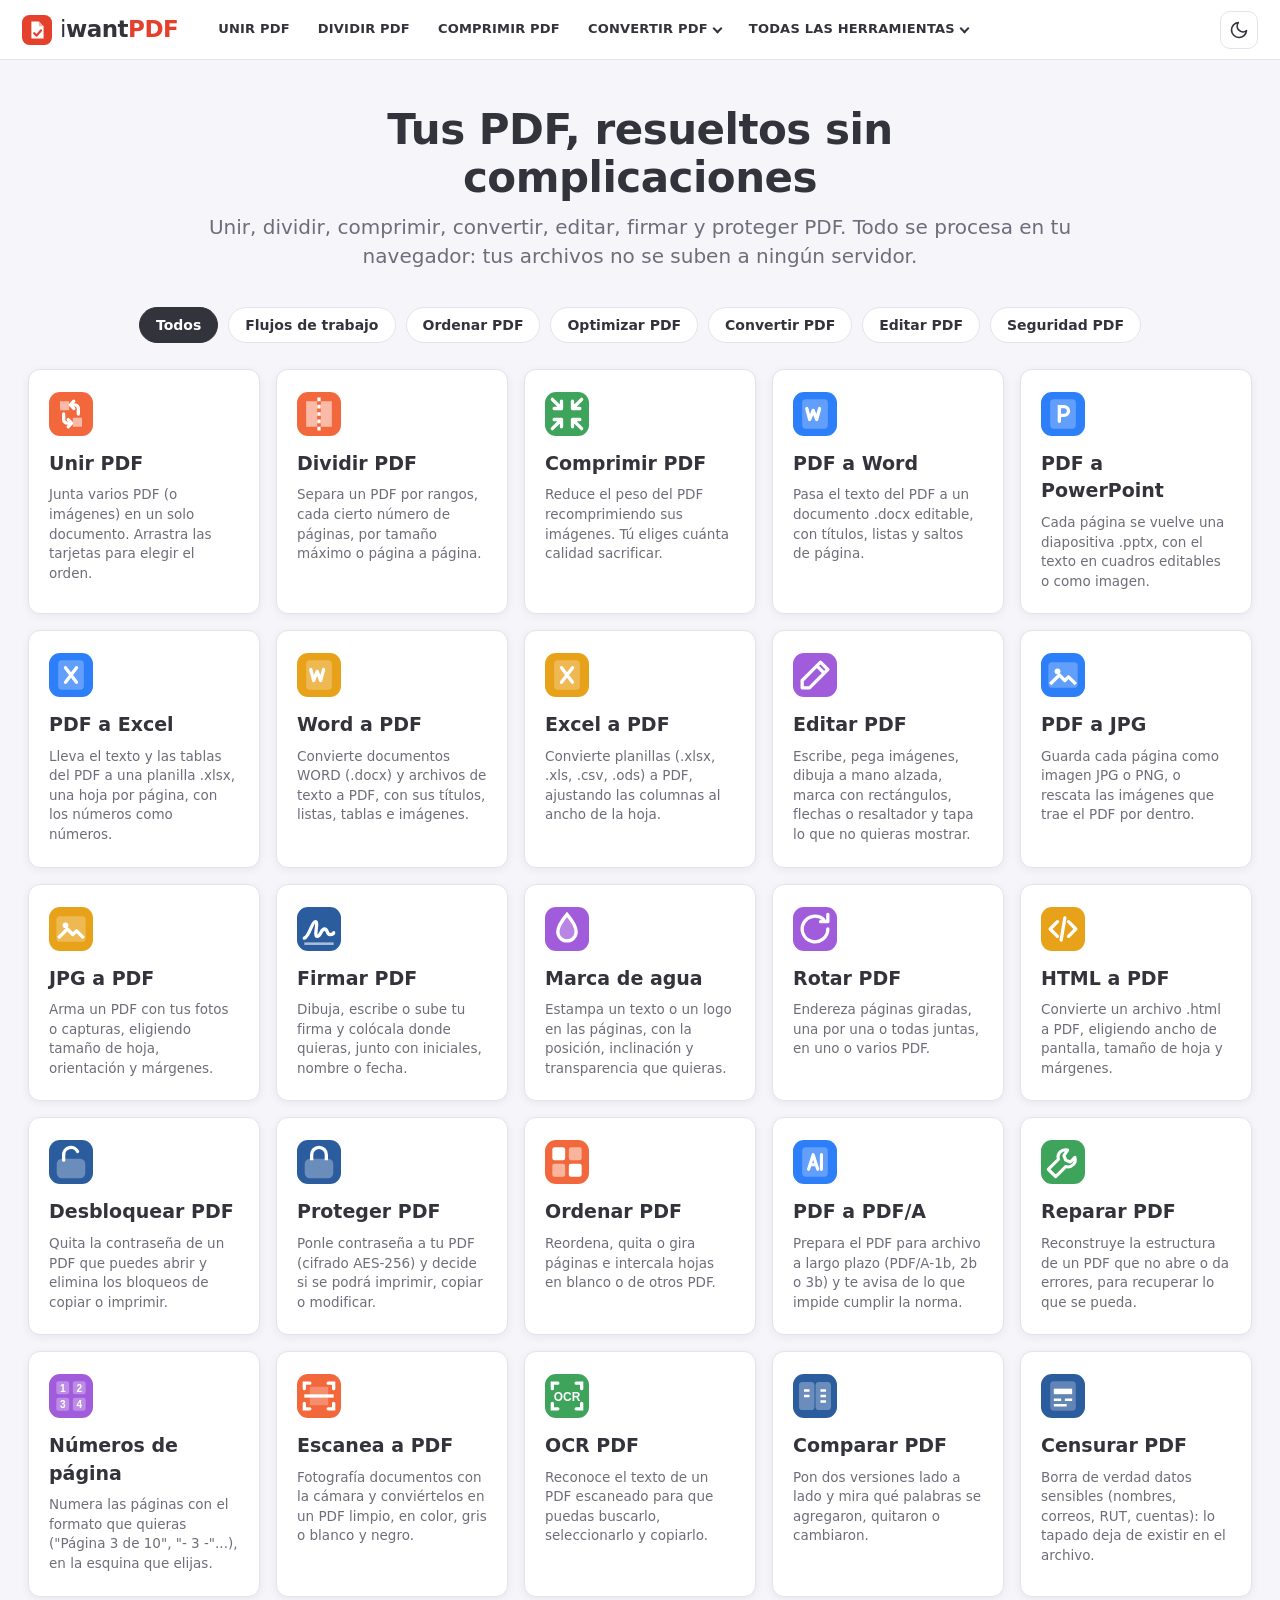
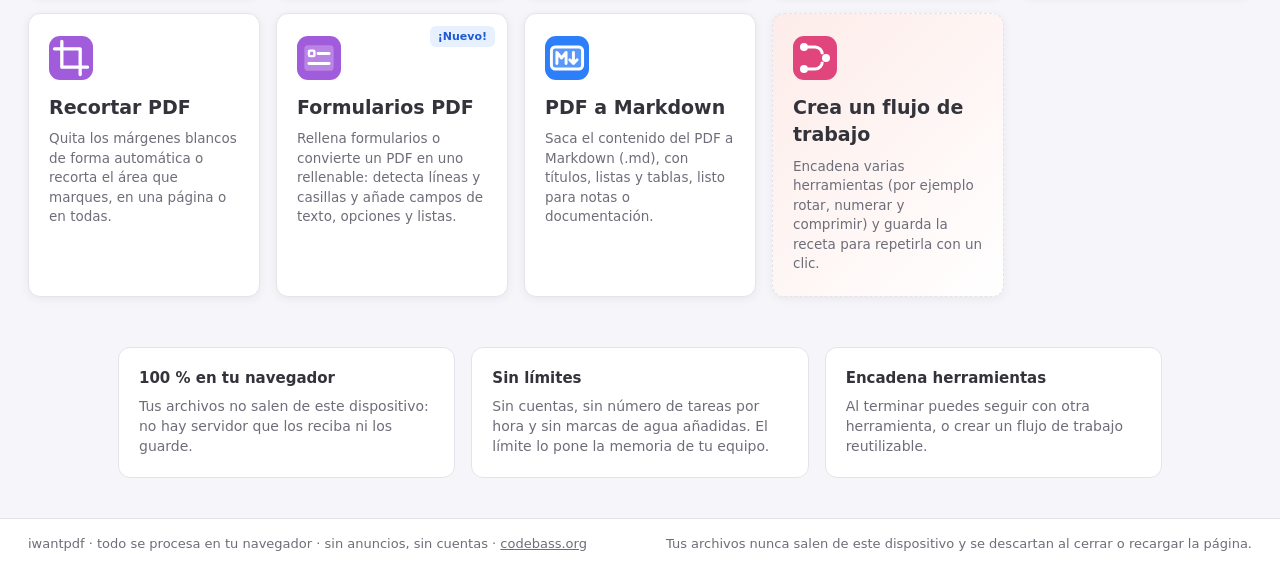
<file: web/index.html>
<!doctype html>
<html lang="es">
<head>
  <meta charset="utf-8">
  <meta name="viewport" content="width=device-width, initial-scale=1">
  <title>iwantpdf | Herramientas PDF en tu navegador</title>
  <meta name="description" content="Unir, dividir, comprimir, convertir, editar, firmar y proteger PDF directamente en el navegador. Tus archivos no se suben a ningún servidor.">
  <link rel="icon" href="static/img/favicon.svg" type="image/svg+xml">
  <link rel="stylesheet" href="static/css/style.css">
</head>
<body>
  <header class="topbar">
    <a class="logo" href="#/" aria-label="iwantpdf, inicio">
      <img src="static/img/favicon.svg" alt="" width="30" height="30">
      <span>i<b>want</b><em>PDF</em></span>
    </a>
    <nav class="mainnav">
      <a href="#/unir-pdf">Unir PDF</a>
      <a href="#/dividir-pdf">Dividir PDF</a>
      <a href="#/comprimir-pdf">Comprimir PDF</a>
      <div class="dd">
        <button class="dd-btn">Convertir PDF <span class="caret"></span></button>
        <div class="dd-menu dd-convert"></div>
      </div>
      <div class="dd">
        <button class="dd-btn">Todas las herramientas <span class="caret"></span></button>
        <div class="dd-menu dd-all"></div>
      </div>
    </nav>
    <div class="topright">
      <button class="iconbtn" id="btnTheme" title="Cambiar tema" aria-label="Cambiar tema">
        <svg width="20" height="20" viewBox="0 0 24 24"><path d="M21 12.8A9 9 0 1 1 11.2 3a7 7 0 0 0 9.8 9.8z" fill="none" stroke="currentColor" stroke-width="2" stroke-linejoin="round"/></svg>
      </button>
      <button class="iconbtn burger" id="btnMenu" aria-label="Menú">
        <svg width="22" height="22" viewBox="0 0 24 24"><path d="M4 6h16M4 12h16M4 18h16" stroke="currentColor" stroke-width="2" stroke-linecap="round"/></svg>
      </button>
    </div>
  </header>

  <main id="app"></main>

  <footer class="foot">
    <span>iwantpdf · todo se procesa en tu navegador · sin anuncios, sin cuentas · <a href="https://codebass.org">codebass.org</a></span>
    <span class="foot-note">Tus archivos nunca salen de este dispositivo y se descartan al cerrar o recargar la página.</span>
  </footer>

  <div id="overlay" class="overlay" hidden>
    <div class="spinner"></div>
    <p id="overlayMsg">Procesando…</p>
  </div>
  <div id="toast" class="toast" hidden></div>
  <dialog id="dlg"></dialog>

  <script src="static/js/engine.js"></script>
  <script src="static/js/tools-pdf.js"></script>
  <script src="static/js/tools-convert.js"></script>
  <script src="static/js/tools.js"></script>
  <script src="static/js/app.js"></script>
  <script src="static/js/editor.js"></script>
  <script src="static/js/extras.js"></script>
</body>
</html>
</file>
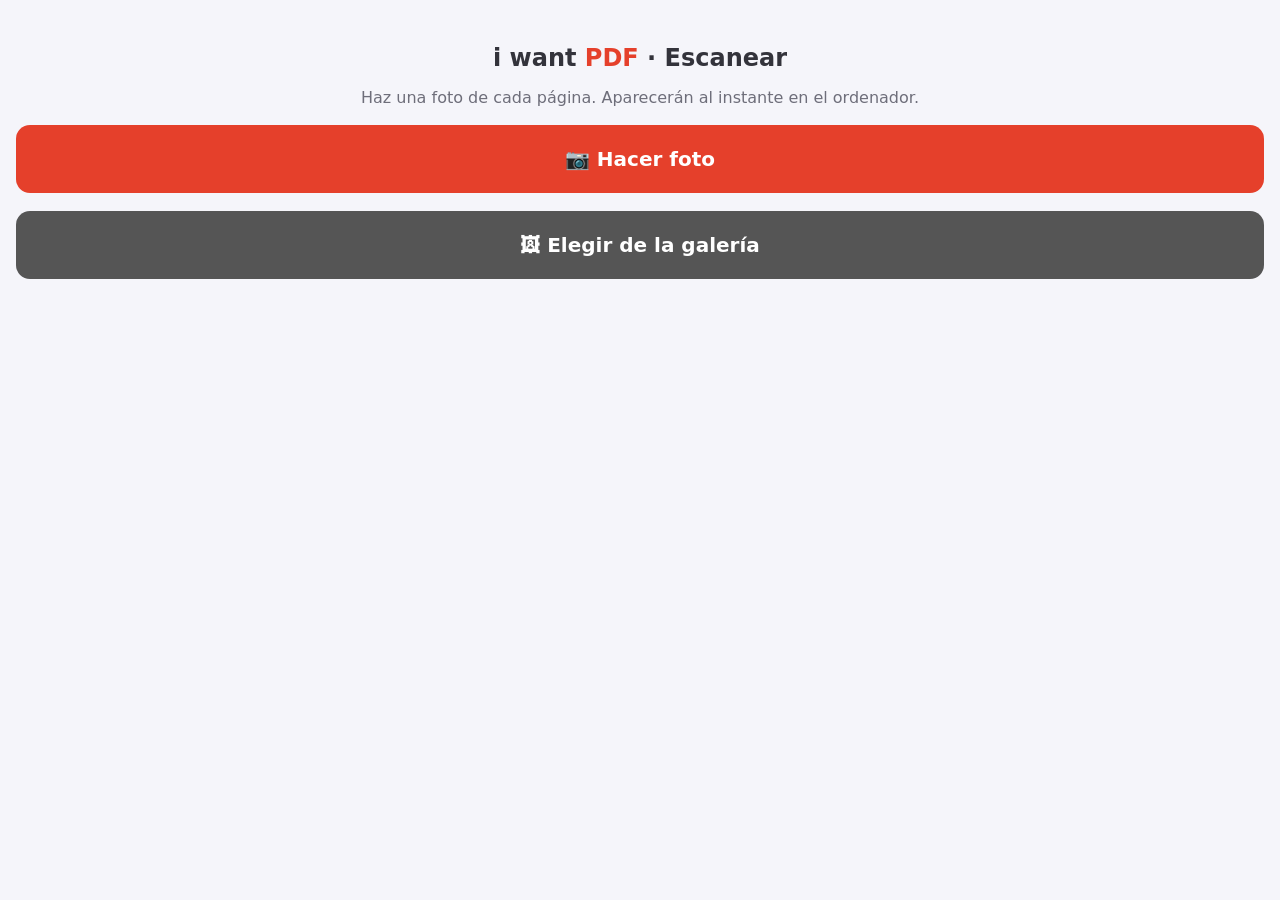
<file: static/movil.html>
<!doctype html>
<html lang="es">
<head>
  <meta charset="utf-8">
  <meta name="viewport" content="width=device-width, initial-scale=1">
  <title>iwantpdf · Escanear</title>
  <style>
    :root { --brand: #E5402B; --bg: #F5F5FA; --text: #33333B; --muted: #6E6E7A; }
    @media (prefers-color-scheme: dark) { :root { --bg: #15151B; --text: #E9E9F0; --muted: #A0A0AE; } }
    body { margin: 0; font-family: system-ui, sans-serif; background: var(--bg); color: var(--text); text-align: center; padding: 28px 16px; }
    h1 { font-size: 24px; } h1 em { color: var(--brand); font-style: normal; }
    label.big { display: block; background: var(--brand); color: #fff; border-radius: 14px; padding: 22px; font-size: 20px; font-weight: 600; margin: 18px 0; }
    input { display: none; }
    p { color: var(--muted); }
    #st { font-weight: 600; min-height: 24px; }
  </style>
</head>
<body>
  <h1>i want <em>PDF</em> · Escanear</h1>
  <p>Haz una foto de cada página. Aparecerán al instante en el ordenador.</p>
  <label class="big">📷 Hacer foto<input id="cam" type="file" accept="image/*" capture="environment"></label>
  <label class="big" style="background:#555">🖼 Elegir de la galería<input id="gal" type="file" accept="image/*" multiple></label>
  <div id="st"></div>
  <script>
    const sid = new URLSearchParams(location.search).get('s');
    let n = 0;
    async function send(files) {
      if (!files.length) return;
      const fd = new FormData();
      [...files].forEach(f => fd.append('files', f, f.name || 'foto.jpg'));
      document.getElementById('st').textContent = 'Enviando…';
      try {
        const r = await fetch('/api/scan/' + sid + '/upload', { method: 'POST', body: fd });
        if (!r.ok) throw new Error();
        n += files.length;
        document.getElementById('st').textContent = `✔ ${n} página(s) enviadas`;
      } catch { document.getElementById('st').textContent = '✖ No se pudo enviar. ¿Sigue abierto iwantpdf en el ordenador?'; }
    }
    document.getElementById('cam').onchange = e => send(e.target.files);
    document.getElementById('gal').onchange = e => send(e.target.files);
  </script>
</body>
</html>
</file>
<file: web/static/css/style.css>
:root {
  --brand: #E5402B; --brand-d: #C8321F; --brand-l: #FDECE9;
  --bg: #F5F5FA; --surface: #FFFFFF; --surface-2: #F0F0F6; --line: #E3E3EC;
  --text: #33333B; --muted: #6E6E7A; --shadow: 0 2px 10px rgba(20, 20, 40, .06); --shadow-h: 0 8px 26px rgba(20, 20, 40, .12);
  --ok: #2E9E5B; --warn: #C98A00; --radius: 12px;
  color-scheme: light;
}
@media (prefers-color-scheme: dark) {
  :root:not([data-theme="light"]) {
    --brand-l: #3A1E1A; --bg: #15151B; --surface: #1F1F27; --surface-2: #272731; --line: #33333F;
    --text: #E9E9F0; --muted: #A0A0AE; --shadow: 0 2px 10px rgba(0, 0, 0, .35); --shadow-h: 0 8px 26px rgba(0, 0, 0, .5);
    color-scheme: dark;
  }
}
:root[data-theme="dark"] {
  --brand-l: #3A1E1A; --bg: #15151B; --surface: #1F1F27; --surface-2: #272731; --line: #33333F;
  --text: #E9E9F0; --muted: #A0A0AE; --shadow: 0 2px 10px rgba(0, 0, 0, .35); --shadow-h: 0 8px 26px rgba(0, 0, 0, .5);
  color-scheme: dark;
}

* { box-sizing: border-box; }
html, body { margin: 0; }
body {
  font-family: "Segoe UI", system-ui, -apple-system, Roboto, Arial, sans-serif; background: var(--bg); color: var(--text);
  min-height: 100vh; display: flex; flex-direction: column; font-size: 15px; line-height: 1.45;
}
a { color: inherit; }
button, input, select, textarea { font: inherit; color: inherit; }
main { flex: 1; width: 100%; }
[hidden] { display: none !important; }

/* ------------------------------------------------------------- barra superior */
.topbar {
  position: sticky; top: 0; z-index: 50; height: 60px; display: flex; align-items: center; gap: 28px; padding: 0 22px;
  background: var(--surface); border-bottom: 1px solid var(--line);
}
.logo { display: flex; align-items: center; gap: 8px; text-decoration: none; font-size: 23px; letter-spacing: -.5px; }
.logo span { font-weight: 400; }
.logo b { font-weight: 700; }
.logo em { font-style: normal; font-weight: 800; color: var(--brand); }
.mainnav { display: flex; align-items: center; gap: 4px; flex: 1; }
.mainnav > a, .dd-btn {
  text-decoration: none; text-transform: uppercase; font-size: 13px; font-weight: 600; padding: 8px 12px; border-radius: 8px;
  background: none; border: 0; cursor: pointer; letter-spacing: .2px; display: flex; align-items: center; gap: 6px;
}
.mainnav > a:hover, .dd-btn:hover { color: var(--brand); }
.caret { border: solid currentColor; border-width: 0 2px 2px 0; padding: 2.5px; transform: rotate(45deg); margin-top: -3px; }
.dd { position: relative; }
.dd-menu {
  display: none; position: absolute; top: 100%; left: 0; background: var(--surface); border: 1px solid var(--line);
  border-radius: 12px; box-shadow: var(--shadow-h); padding: 18px; gap: 6px 24px; z-index: 60;
}
.dd:hover .dd-menu, .dd:focus-within .dd-menu { display: grid; }
.dd-convert { grid-template-columns: repeat(2, 220px); }
.dd-all { grid-template-columns: repeat(4, 200px); left: -300px; }
.dd-menu h6 { margin: 4px 0 4px; font-size: 11px; text-transform: uppercase; color: var(--muted); letter-spacing: .6px; }
.dd-menu a { display: flex; align-items: center; gap: 9px; text-decoration: none; padding: 5px 6px; border-radius: 7px; font-size: 14px; }
.dd-menu a:hover { background: var(--surface-2); }
.dd-col { display: flex; flex-direction: column; gap: 2px; }
.topright { display: flex; gap: 6px; }
.iconbtn {
  width: 38px; height: 38px; border-radius: 10px; border: 1px solid var(--line); background: var(--surface); cursor: pointer;
  display: grid; place-items: center; color: var(--text);
}
.iconbtn:hover { border-color: var(--brand); color: var(--brand); }
.burger { display: none; }
@media (max-width: 1100px) {
  .mainnav { display: none; position: absolute; top: 60px; left: 0; right: 0; background: var(--surface); flex-direction: column;
    align-items: stretch; padding: 10px; border-bottom: 1px solid var(--line); }
  .mainnav.open { display: flex; }
  .dd-menu { position: static; box-shadow: none; border: 0; grid-template-columns: 1fr !important; }
  .burger { display: grid; }
  .topbar { gap: 12px; justify-content: space-between; }
}

.foot { display: flex; flex-wrap: wrap; justify-content: space-between; gap: 6px 20px; padding: 16px 28px; border-top: 1px solid var(--line); background: var(--surface); color: var(--muted); font-size: 13px; }

/* ------------------------------------------------------------- portada */
.hero { text-align: center; padding: 46px 16px 18px; max-width: 900px; margin: 0 auto; }
.hero h1 { font-size: clamp(28px, 4vw, 42px); margin: 0 0 10px; line-height: 1.15; letter-spacing: -.5px; }
.hero p { font-size: clamp(16px, 2vw, 20px); color: var(--muted); margin: 0; }
.filters { display: flex; flex-wrap: wrap; justify-content: center; gap: 10px; padding: 18px 16px 8px; }
.pill {
  border: 1px solid var(--line); background: var(--surface); border-radius: 999px; padding: 7px 16px; cursor: pointer; font-weight: 600; font-size: 14px;
}
.pill:hover { border-color: var(--text); }
.pill.active { background: var(--text); color: var(--surface); border-color: var(--text); }
.grid { display: grid; grid-template-columns: repeat(auto-fill, minmax(220px, 1fr)); gap: 16px; padding: 18px 28px 50px; max-width: 1280px; margin: 0 auto; }
.card {
  position: relative; display: block; background: var(--surface); border: 1px solid var(--line); border-radius: var(--radius);
  padding: 22px 20px 22px; text-decoration: none; min-height: 196px; box-shadow: var(--shadow); transition: transform .15s, box-shadow .15s;
}
.card:hover { transform: translateY(-2px); box-shadow: var(--shadow-h); }
.card h3 { margin: 14px 0 8px; font-size: 19px; font-weight: 600; }
.card p { margin: 0; color: var(--muted); font-size: 13.5px; }
.card .badge { position: absolute; top: 12px; right: 12px; }
.card.featured { background: linear-gradient(135deg, var(--brand-l), var(--surface)); border-style: dashed; }
.badge { background: #E6F0FF; color: #1D5BD6; font-size: 11px; font-weight: 700; padding: 3px 8px; border-radius: 6px; }
:root[data-theme="dark"] .badge { background: #1E2B45; color: #8DB4FF; }
.ticon { display: block; flex: none; }
.extras { max-width: 1100px; margin: 0 auto 40px; padding: 0 28px; display: grid; grid-template-columns: repeat(auto-fit, minmax(260px, 1fr)); gap: 16px; }
.extra { background: var(--surface); border: 1px solid var(--line); border-radius: var(--radius); padding: 20px; }
.extra h4 { margin: 0 0 6px; }
.extra p { margin: 0; color: var(--muted); font-size: 14px; }

/* ------------------------------------------------------------- página de herramienta */
.tool-landing { text-align: center; padding: 56px 16px; max-width: 860px; margin: 0 auto; }
.tool-landing h1 { font-size: clamp(28px, 4vw, 42px); margin: 0 0 10px; }
.tool-landing > p { font-size: 19px; color: var(--muted); margin: 0 auto 30px; max-width: 760px; }
.dropzone { border: 2px dashed transparent; border-radius: 18px; padding: 26px; transition: .15s; }
.dropzone.drag { border-color: var(--brand); background: var(--brand-l); }
.btn-big {
  display: inline-flex; align-items: center; gap: 10px; background: var(--brand); color: #fff; border: 0; border-radius: 12px;
  font-size: 21px; font-weight: 600; padding: 22px 48px; cursor: pointer; box-shadow: 0 6px 18px rgba(229, 64, 43, .3); text-decoration: none;
}
.btn-big:hover { background: var(--brand-d); }
.btn-big:disabled { opacity: .5; cursor: not-allowed; }
.drop-hint { color: var(--muted); margin-top: 12px; font-size: 14px; }
.warnbox { background: #FFF6DB; color: #6B4D00; border: 1px solid #F1D98A; border-radius: 10px; padding: 10px 14px; margin: 16px auto 0; max-width: 640px; font-size: 14px; text-align: left; }
:root[data-theme="dark"] .warnbox { background: #3A3016; color: #F1D98A; border-color: #6B5A20; }
.btn {
  display: inline-flex; align-items: center; justify-content: center; gap: 7px; border: 1px solid var(--line); background: var(--surface);
  border-radius: 9px; padding: 8px 14px; cursor: pointer; font-weight: 600; font-size: 14px; text-decoration: none;
}
.btn:hover { border-color: var(--brand); color: var(--brand); }
.btn.primary { background: var(--brand); border-color: var(--brand); color: #fff; }
.btn.primary:hover { background: var(--brand-d); color: #fff; }
.btn.small { padding: 5px 10px; font-size: 13px; }
.btn.ghost { background: transparent; border-color: transparent; }

.workspace { display: grid; grid-template-columns: 1fr 360px; min-height: calc(100vh - 60px); }
.ws-main { padding: 26px; overflow: auto; position: relative; }
.ws-side { background: var(--surface); border-left: 1px solid var(--line); display: flex; flex-direction: column; max-height: calc(100vh - 60px); position: sticky; top: 60px; }
.ws-side h2 { margin: 0; padding: 20px 22px; border-bottom: 1px solid var(--line); font-size: 22px; text-align: center; }
.ws-side .side-body { padding: 18px 22px; overflow: auto; flex: 1; }
.ws-side .side-foot { padding: 16px 22px; border-top: 1px solid var(--line); }
.ws-side .side-foot .btn-big { width: 100%; justify-content: center; font-size: 19px; padding: 16px; }
@media (max-width: 860px) {
  .workspace { grid-template-columns: 1fr; }
  .ws-side { position: static; max-height: none; border-left: 0; border-top: 1px solid var(--line); }
}
.ws-hint { color: var(--muted); font-size: 14px; margin: 0 0 14px; }
.files { display: flex; flex-wrap: wrap; gap: 18px; align-items: flex-start; }
.fcard {
  width: 170px; background: var(--surface); border: 1px solid var(--line); border-radius: 12px; padding: 12px; position: relative;
  box-shadow: var(--shadow); cursor: default; user-select: none;
}
.fcard.sortable { cursor: grab; }
.fcard.dragging { opacity: .4; }
.fcard.over { outline: 2px solid var(--brand); }
.fthumb { height: 190px; display: grid; place-items: center; background: var(--surface-2); border-radius: 8px; overflow: hidden; }
.fthumb img { max-width: 100%; max-height: 100%; box-shadow: 0 1px 4px rgba(0, 0, 0, .2); background: #fff; transition: transform .2s; }
.fname { font-size: 12.5px; margin-top: 8px; word-break: break-all; text-align: center; max-height: 36px; overflow: hidden; }
.fmeta { font-size: 11.5px; color: var(--muted); text-align: center; }
.fbtns { position: absolute; top: 6px; right: 6px; display: flex; gap: 4px; opacity: 0; transition: .15s; }
.fcard:hover .fbtns { opacity: 1; }
.rbtn { width: 28px; height: 28px; border-radius: 50%; border: 0; background: var(--text); color: var(--surface); cursor: pointer; display: grid; place-items: center; font-size: 15px; line-height: 1; }
.rbtn:hover { background: var(--brand); color: #fff; }
.addmore {
  width: 56px; height: 56px; border-radius: 50%; border: 0; background: var(--brand); color: #fff; font-size: 30px; cursor: pointer;
  position: fixed; right: 380px; top: 84px; box-shadow: 0 4px 12px rgba(0, 0, 0, .2); z-index: 5;
}
@media (max-width: 860px) { .addmore { right: 20px; top: auto; bottom: 20px; } }
.fileicon { width: 70px; height: 86px; border-radius: 6px; display: grid; place-items: center; color: #fff; font-weight: 800; font-size: 16px; }

/* ------------------------------------------------------------- formularios de opciones */
.field { margin-bottom: 16px; }
.field > label:not(.check), .field .flabel { display: block; font-weight: 600; font-size: 13.5px; margin-bottom: 7px; }
body:not(.home) .foot { display: none; }
.field .help { color: var(--muted); font-size: 12px; margin-top: 4px; }
.fields-row { display: grid; grid-template-columns: 1fr 1fr; gap: 0 12px; }
.input, select.input, textarea.input {
  width: 100%; border: 1px solid var(--line); background: var(--surface); border-radius: 8px; padding: 9px 11px; outline: none;
}
.input:focus { border-color: var(--brand); }
textarea.input { min-height: 70px; resize: vertical; }
input[type=color].input { padding: 2px; height: 40px; }
input[type=range] { width: 100%; accent-color: var(--brand); }
.check { display: flex; gap: 9px; align-items: flex-start; font-size: 14px; cursor: pointer; margin-bottom: 12px; }
.check input { accent-color: var(--brand); width: 17px; height: 17px; margin-top: 2px; flex: none; }
.cards { display: grid; grid-template-columns: repeat(auto-fit, minmax(90px, 1fr)); gap: 8px; }
.cards.vertical { grid-template-columns: 1fr; }
.copt {
  border: 2px solid var(--line); border-radius: 10px; padding: 9px 10px; cursor: pointer; background: var(--surface); text-align: center; font-size: 13.5px;
}
.cards.vertical .copt { text-align: left; }
.copt b { display: block; font-size: 14px; }
.copt small { color: var(--muted); font-size: 12px; }
.copt.sel { border-color: var(--brand); background: var(--brand-l); }
.posgrid { display: grid; grid-template-columns: repeat(3, 34px); gap: 5px; padding: 8px; background: var(--surface-2); border-radius: 10px; width: max-content; }
.posgrid.six { grid-template-rows: 34px 34px; }
.posgrid button { width: 34px; height: 34px; border-radius: 6px; border: 1px solid var(--line); background: var(--surface); cursor: pointer; }
.posgrid button.sel { background: var(--brand); border-color: var(--brand); }
.posgrid .gap { grid-column: 1 / -1; height: 20px; }
.rangelist .rrow { display: flex; align-items: center; gap: 6px; margin-bottom: 8px; font-size: 14px; }
.rangelist .rrow input { width: 70px; }
.imgpick img { max-width: 100%; max-height: 90px; display: block; margin-top: 8px; border-radius: 6px; background: repeating-conic-gradient(#ddd 0 25%, #fff 0 50%) 0 0 / 12px 12px; }
.note { font-size: 13px; color: var(--muted); background: var(--surface-2); padding: 10px 12px; border-radius: 9px; margin-bottom: 14px; }

/* ------------------------------------------------------------- resultado */
.result { text-align: center; padding: 50px 16px 60px; max-width: 900px; margin: 0 auto; }
.result h1 { font-size: 34px; margin: 0 0 22px; }
.dl-row { display: flex; gap: 10px; justify-content: center; align-items: center; flex-wrap: wrap; }
.btn-dl { font-size: 22px; padding: 20px 40px; }
.filelist { margin: 22px auto 0; max-width: 560px; text-align: left; background: var(--surface); border: 1px solid var(--line); border-radius: 12px; overflow: hidden; }
.filelist a { display: flex; justify-content: space-between; gap: 10px; padding: 10px 16px; text-decoration: none; border-bottom: 1px solid var(--line); font-size: 14px; }
.filelist a:last-child { border-bottom: 0; }
.filelist a:hover { background: var(--surface-2); }
.filelist small { color: var(--muted); white-space: nowrap; }
.stats { display: flex; justify-content: center; gap: 22px; margin: 24px 0 0; flex-wrap: wrap; }
.stat { background: var(--surface); border: 1px solid var(--line); border-radius: 12px; padding: 14px 22px; min-width: 150px; }
.stat b { display: block; font-size: 26px; color: var(--ok); }
.stat span { color: var(--muted); font-size: 13px; }
.preview { text-align: left; background: var(--surface); border: 1px solid var(--line); border-radius: 12px; padding: 20px 24px; margin-top: 24px; max-height: 520px; overflow: auto; }
.preview pre { white-space: pre-wrap; font-size: 13px; margin: 0; }
.preview h1, .preview h2, .preview h3 { font-size: 18px; margin: 14px 0 6px; }
.next { margin-top: 38px; }
.next h3 { font-size: 16px; color: var(--muted); font-weight: 600; }
.next-list { display: flex; flex-wrap: wrap; gap: 8px; justify-content: center; }
.next-list button { display: flex; align-items: center; gap: 8px; border: 1px solid var(--line); background: var(--surface); padding: 6px 12px 6px 6px; border-radius: 10px; cursor: pointer; font-weight: 600; font-size: 13.5px; }
.next-list button:hover { border-color: var(--brand); }
.restart { margin-top: 26px; }

/* ------------------------------------------------------------- overlay / toast / diálogo */
.overlay { position: fixed; inset: 0; background: rgba(15, 15, 25, .55); display: grid; place-content: center; justify-items: center; z-index: 200; color: #fff; font-size: 18px; }
.spinner { width: 58px; height: 58px; border: 5px solid rgba(255, 255, 255, .25); border-top-color: #fff; border-radius: 50%; animation: spin 0.9s linear infinite; }
@keyframes spin { to { transform: rotate(360deg); } }
.toast { position: fixed; bottom: 22px; left: 50%; transform: translateX(-50%); background: #2A2A33; color: #fff; padding: 12px 20px; border-radius: 10px; z-index: 300; max-width: 90vw; box-shadow: var(--shadow-h); }
.toast.err { background: #B3261E; }
dialog { border: 0; border-radius: 16px; padding: 0; background: var(--surface); color: var(--text); box-shadow: var(--shadow-h); width: min(560px, 94vw); }
dialog::backdrop { background: rgba(10, 10, 20, .5); }
.dlg-head { padding: 18px 22px; border-bottom: 1px solid var(--line); display: flex; justify-content: space-between; align-items: center; }
.dlg-head h3 { margin: 0; }
.dlg-body { padding: 18px 22px; }
.dlg-foot { padding: 14px 22px; border-top: 1px solid var(--line); display: flex; justify-content: flex-end; gap: 8px; }
.tabs { display: flex; gap: 4px; border-bottom: 1px solid var(--line); margin-bottom: 14px; }
.tabs button { border: 0; background: none; padding: 9px 14px; cursor: pointer; font-weight: 600; border-bottom: 2px solid transparent; }
.tabs button.sel { border-color: var(--brand); color: var(--brand); }

/* ------------------------------------------------------------- editor */
.editor { display: grid; grid-template-columns: 1fr 340px; height: calc(100vh - 60px); }
.ed-center { display: flex; flex-direction: column; min-width: 0; }
.ed-toolbar { display: flex; flex-wrap: wrap; gap: 4px; padding: 8px 12px; background: var(--surface); border-bottom: 1px solid var(--line); align-items: center; }
.ed-toolbar .tb { display: flex; align-items: center; gap: 6px; border: 1px solid transparent; background: none; padding: 7px 10px; border-radius: 8px; cursor: pointer; font-size: 13.5px; font-weight: 600; }
.ed-toolbar .tb:hover { background: var(--surface-2); }
.ed-toolbar .tb.sel { background: var(--brand-l); border-color: var(--brand); color: var(--brand); }
.ed-toolbar .sep { width: 1px; height: 26px; background: var(--line); margin: 0 4px; }
.ed-pages { flex: 1; overflow: auto; padding: 24px; display: flex; flex-direction: column; align-items: center; gap: 22px; background: var(--surface-2); }
.ed-page { position: relative; background: #fff; box-shadow: 0 2px 12px rgba(0, 0, 0, .18); flex: none; }
.ed-page > img { display: block; width: 100%; height: 100%; user-select: none; -webkit-user-drag: none; pointer-events: none; }
.ed-page .pnum { position: absolute; left: -38px; top: 0; font-size: 12px; color: var(--muted); }
.ed-layer { position: absolute; inset: 0; }
.ed-layer.crosshair { cursor: crosshair; }
.el { position: absolute; }
.el.selected { outline: 1.5px dashed #2D7FF9; outline-offset: 2px; }
.el .handle { display: none; position: absolute; width: 12px; height: 12px; right: -8px; bottom: -8px; background: #2D7FF9; border: 2px solid #fff; border-radius: 3px; cursor: nwse-resize; }
.el.selected .handle { display: block; }
.el .del { display: none; position: absolute; top: -14px; right: -14px; width: 22px; height: 22px; border-radius: 50%; border: 0; background: #B3261E; color: #fff; cursor: pointer; font-size: 13px; line-height: 1; }
.el.selected .del { display: block; }
.el .txt { outline: none; white-space: pre; min-width: 10px; min-height: 1em; cursor: text; line-height: 1.2; }
.el.move { cursor: move; }
.el svg { position: absolute; inset: 0; overflow: visible; pointer-events: none; }
.el img { width: 100%; height: 100%; display: block; pointer-events: none; }
.el.redact { background: rgba(0, 0, 0, .78); }
.el.hit { background: rgba(229, 64, 43, .35); outline: 1px solid var(--brand); }
.el.hit.off { background: transparent; outline: 1px dashed #999; }
.el.cropbox { outline: 2px solid #2D7FF9; box-shadow: 0 0 0 9999px rgba(0, 0, 0, .45); }
.el.field { background: rgba(45, 127, 249, .14); border: 1px solid #2D7FF9; border-radius: 2px; }
.el.field.suggest { background: rgba(255, 193, 7, .18); border: 1px dashed #C98A00; cursor: pointer; }
.el.field .ftag { position: absolute; top: -17px; left: 0; font-size: 10.5px; background: #2D7FF9; color: #fff; padding: 1px 5px; border-radius: 3px; white-space: nowrap; }
.el.field input, .el.field select { width: 100%; height: 100%; border: 0; background: transparent; padding: 0 3px; font-size: 12px; color: #000; }
.el.field input[type=checkbox] { width: 100%; height: 100%; margin: 0; accent-color: #2D7FF9; }
.ed-pageswrap { position: relative; }
.ed-side { background: var(--surface); border-left: 1px solid var(--line); display: flex; flex-direction: column; min-height: 0; }
.ed-side .side-body { flex: 1; overflow: auto; padding: 18px 20px; }
.ed-side h2 { margin: 0; padding: 18px 20px; border-bottom: 1px solid var(--line); font-size: 20px; text-align: center; }
.ed-side .side-foot { padding: 14px 20px; border-top: 1px solid var(--line); }
.ed-side .side-foot .btn-big { width: 100%; justify-content: center; font-size: 18px; padding: 15px; }
.sig-list { display: flex; flex-direction: column; gap: 8px; }
.sig-item { border: 1px solid var(--line); border-radius: 10px; padding: 8px; display: flex; align-items: center; gap: 8px; background: var(--surface); cursor: pointer; }
.sig-item:hover { border-color: var(--brand); }
.sig-item img { height: 40px; max-width: 170px; object-fit: contain; background: #fff; border-radius: 4px; }
.sig-pad { width: 100%; height: 180px; border: 1px dashed var(--line); border-radius: 10px; background: #fff; touch-action: none; cursor: crosshair; }
.sig-fonts { display: grid; gap: 6px; max-height: 220px; overflow: auto; }
.sig-fonts label { border: 1px solid var(--line); border-radius: 8px; padding: 8px 12px; cursor: pointer; font-size: 26px; background: #fff; color: #111; }
.sig-fonts input { display: none; }
.sig-fonts input:checked + span { color: var(--brand); }
.colors { display: flex; gap: 6px; }
.colors button { width: 26px; height: 26px; border-radius: 50%; border: 2px solid var(--surface); outline: 1px solid var(--line); cursor: pointer; }
.colors button.sel { outline: 2px solid var(--brand); }
.list-hits { font-size: 13px; max-height: 240px; overflow: auto; border: 1px solid var(--line); border-radius: 8px; }
.list-hits label { display: flex; gap: 6px; padding: 5px 8px; border-bottom: 1px solid var(--line); align-items: center; }
.chipbox { display: flex; flex-wrap: wrap; gap: 6px; margin-top: 8px; }
.chip { background: var(--surface-2); border-radius: 999px; padding: 3px 4px 3px 11px; font-size: 13px; display: flex; gap: 4px; align-items: center; }
.chip button { border: 0; background: none; cursor: pointer; color: var(--muted); }
@media (max-width: 860px) { .editor { grid-template-columns: 1fr; height: auto; } .ed-pages { max-height: 70vh; } }

/* ------------------------------------------------------------- ordenar / rotar */
.pages-grid { display: flex; flex-wrap: wrap; gap: 16px; }
.pcard { width: 150px; background: var(--surface); border: 1px solid var(--line); border-radius: 10px; padding: 10px; position: relative; cursor: grab; box-shadow: var(--shadow); }
.pcard .fthumb { height: 160px; }
.pcard .plabel { text-align: center; font-size: 12px; color: var(--muted); margin-top: 6px; }
.pcard .fdot { position: absolute; left: 8px; top: 8px; width: 12px; height: 12px; border-radius: 50%; }
.pcard.blank .fthumb { background: #fff; outline: 1px dashed var(--line); }
.pcard.dragging { opacity: .35; }
.pcard.over { outline: 2px solid var(--brand); }
.pcard .fbtns { top: 8px; right: 8px; }
.pcard:hover .fbtns { opacity: 1; }
.insert-btn { position: absolute; right: -14px; top: 50%; transform: translateY(-50%); width: 24px; height: 24px; border-radius: 50%; border: 0; background: var(--brand); color: #fff; cursor: pointer; opacity: 0; z-index: 2; }
.pcard:hover .insert-btn { opacity: 1; }
.groupbar { display: flex; gap: 8px; flex-wrap: wrap; margin-bottom: 16px; align-items: center; }

/* ------------------------------------------------------------- comparar */
.cmp { display: grid; grid-template-columns: 1fr 1fr 300px; gap: 14px; text-align: left; margin-top: 26px; }
.cmp-col { background: var(--surface-2); border-radius: 12px; padding: 12px; max-height: 75vh; overflow: auto; }
.cmp-col h4 { margin: 0 0 10px; font-size: 14px; }
.cmp-page { position: relative; margin-bottom: 12px; background: #fff; box-shadow: 0 1px 6px rgba(0, 0, 0, .15); }
.cmp-page img { width: 100%; display: block; }
.mk { position: absolute; mix-blend-mode: multiply; }
.mk.del { background: rgba(230, 50, 50, .45); }
.mk.ins { background: rgba(30, 180, 80, .45); }
.mk.mod { background: rgba(255, 180, 20, .55); }
.cmp-changes { background: var(--surface); border: 1px solid var(--line); border-radius: 12px; padding: 10px; max-height: 75vh; overflow: auto; font-size: 13px; }
.chg { border-bottom: 1px solid var(--line); padding: 8px 4px; }
.chg b { font-size: 12px; }
.chg .o { color: #C0392B; text-decoration: line-through; }
.chg .n { color: var(--ok); }
@media (max-width: 1000px) { .cmp { grid-template-columns: 1fr; } }

/* ------------------------------------------------------------- escanear / flujos */
.scan-wrap { display: grid; grid-template-columns: repeat(auto-fit, minmax(300px, 1fr)); gap: 18px; text-align: left; margin-top: 10px; }
.scan-box { background: var(--surface); border: 1px solid var(--line); border-radius: 14px; padding: 18px; }
.scan-box h3 { margin-top: 0; }
.scan-box video { width: 100%; border-radius: 10px; background: #000; max-height: 320px; }
.qr { background: #fff; padding: 10px; border-radius: 10px; width: 220px; }
.qr svg { width: 100%; height: auto; display: block; }
.wf-steps { display: flex; flex-direction: column; gap: 10px; }
.wf-step { background: var(--surface); border: 1px solid var(--line); border-radius: 12px; padding: 12px 14px; }
.wf-step-head { display: flex; align-items: center; gap: 10px; }
.wf-step-head b { flex: 1; }
.wf-step .wf-opts { margin-top: 12px; border-top: 1px solid var(--line); padding-top: 12px; }
.wf-arrow { text-align: center; color: var(--muted); }
.wf-saved { display: flex; flex-wrap: wrap; gap: 8px; margin-bottom: 14px; }
</file>
